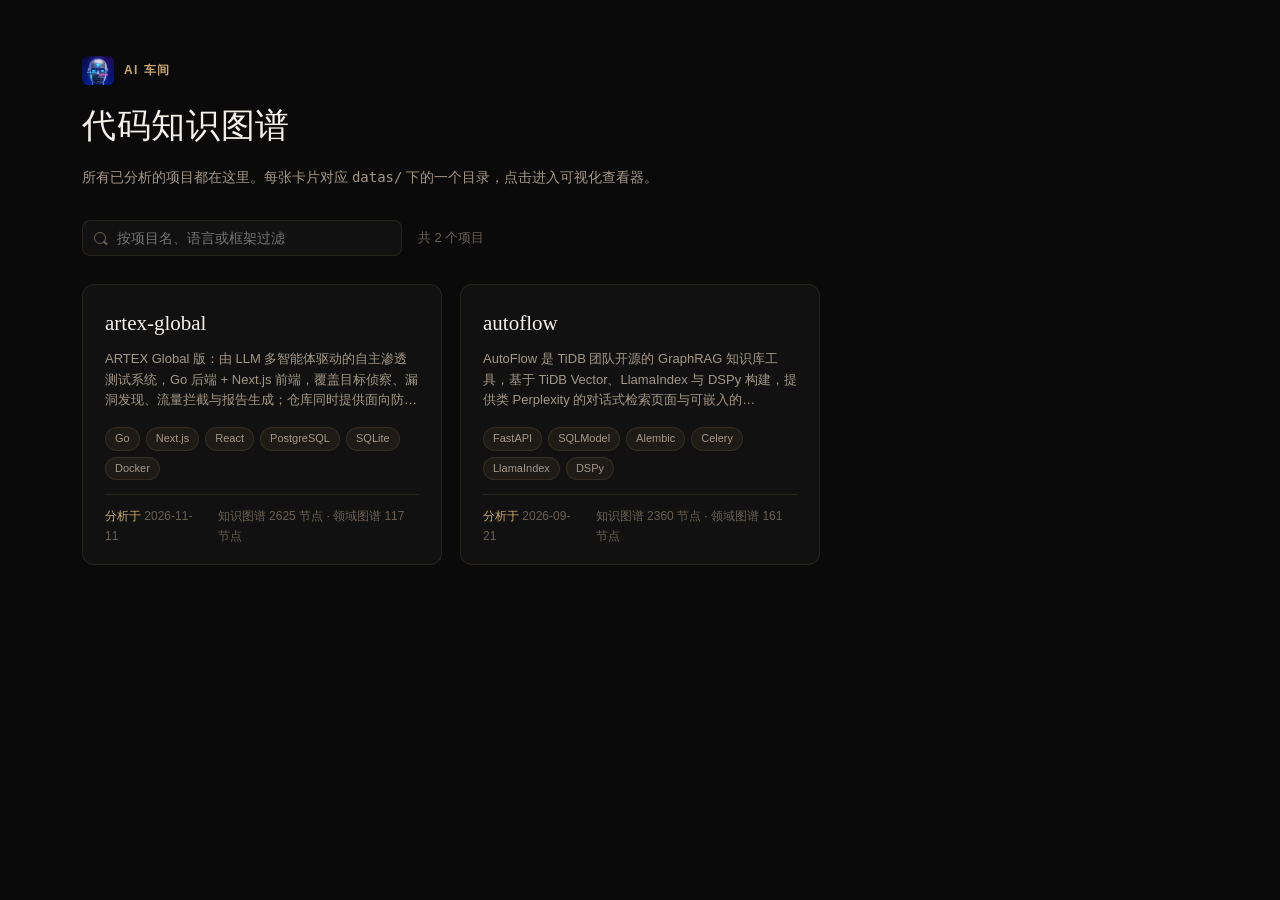
<file: index.html>
<!DOCTYPE html>
<html lang="zh-CN">
<head>
<meta charset="utf-8">
<meta name="viewport" content="width=device-width, initial-scale=1">
<title>AI 车间 · 项目索引</title>
<link rel="icon" type="image/png" href="system/logo.png">
<link rel="stylesheet" href="system/styles.css">
</head>
<body class="page-list">
  <header class="list-header">
    <div class="list-eyebrow">
      <img class="brand-logo" src="system/logo.png" alt="AI 车间">
      <span>AI 车间</span>
    </div>
    <h1>代码知识图谱</h1>
    <p>所有已分析的项目都在这里。每张卡片对应 <code>datas/</code> 下的一个目录，点击进入可视化查看器。</p>
  </header>

  <div class="list-toolbar">
    <div class="search-box">
      <input id="filter" type="search" placeholder="按项目名、语言或框架过滤" autocomplete="off">
    </div>
    <span class="list-count" id="list-count"></span>
  </div>

  <main id="project-grid" class="project-grid"></main>
  <nav id="pager" class="pager" aria-label="项目分页" hidden></nav>
  <div id="empty-state" class="empty-state" hidden>
    没有可显示的项目。运行 <code>python bliud.py datas_dir=&lt;项目目录&gt;</code> 导入项目后刷新本页。
  </div>

  <script src="system/manifest.js"></script>
  <script src="system/list.js"></script>
</body>
</html>
</file>
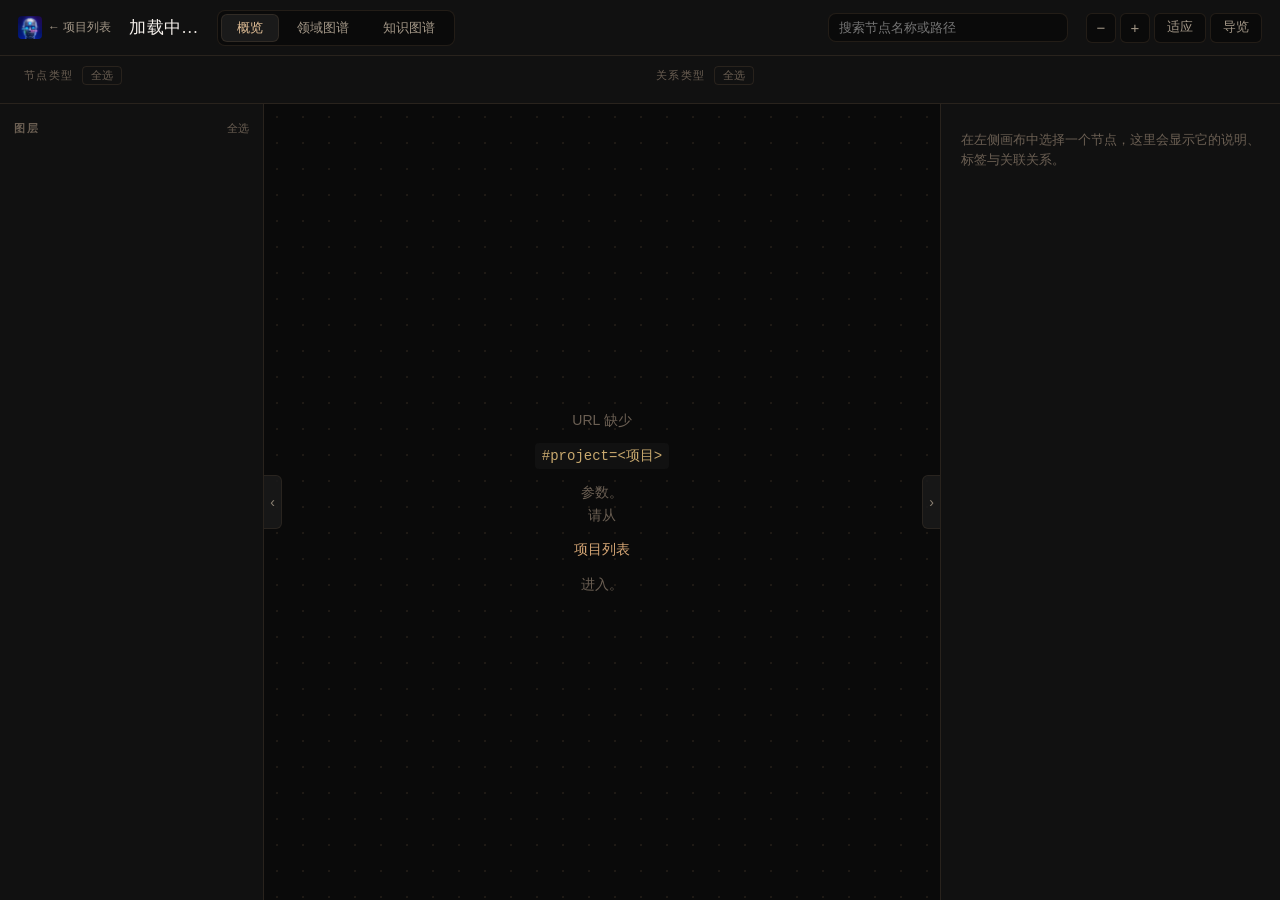
<file: viewer.html>
<!DOCTYPE html>
<html lang="zh-CN">
<head>
<meta charset="utf-8">
<meta name="viewport" content="width=device-width, initial-scale=1">
<title>AI 车间 · 查看器</title>
<link rel="icon" type="image/png" href="system/logo.png">
<link rel="stylesheet" href="system/styles.css">
</head>
<body class="page-viewer">
<div class="app">
  <header class="topbar">
    <a class="brand" href="index.html"><img class="brand-logo topbar-logo" src="system/logo.png" alt="">← 项目列表</a>
    <div class="project-title" id="project-title">加载中…</div>
    <nav class="tabs" id="tabs">
      <button class="tab active" data-tab="overview" type="button">概览</button>
      <button class="tab" data-tab="domain" type="button">领域图谱</button>
      <button class="tab" data-tab="knowledge" type="button">知识图谱</button>
    </nav>
    <span class="topbar-spacer"></span>
    <div class="top-search">
      <input id="search-input" type="search" placeholder="搜索节点名称或路径" autocomplete="off" disabled>
      <div class="search-results" id="search-results"></div>
    </div>
    <div class="zoom-controls">
      <button class="icon-btn" id="zoom-out" type="button" title="缩小">−</button>
      <button class="icon-btn" id="zoom-in" type="button" title="放大">+</button>
      <button class="icon-btn wide" id="zoom-fit" type="button" title="适应窗口">适应</button>
      <button class="icon-btn wide" id="tour-toggle" type="button" title="切换导览">导览</button>
    </div>
  </header>

  <div class="filter-bar" id="filter-bar">
    <section class="filter-group" id="filters-section">
      <div class="filter-head">
        <span class="filter-title">节点类型</span>
        <button class="filter-all" id="node-types-all" type="button" title="全选 / 全不选">全选</button>
      </div>
      <div class="filter-items" id="node-type-filters"></div>
    </section>
    <section class="filter-group" id="edge-filters-section">
      <div class="filter-head">
        <span class="filter-title">关系类型</span>
        <button class="filter-all" id="edge-types-all" type="button" title="全选 / 全不选">全选</button>
      </div>
      <div class="filter-items" id="edge-type-filters"></div>
    </section>
  </div>

  <div class="workspace">
    <aside class="sidebar left">
      <section class="panel-section" id="layers-section">
        <h3 class="panel-title">图层 <button class="filter-all" id="layers-all" type="button" title="全选 / 全不选">全选</button></h3>
        <div id="layer-filters"></div>
      </section>
    </aside>

    <div class="canvas-wrap" id="canvas-wrap">
      <div class="canvas-world" id="canvas-world">
        <svg id="edge-layer" xmlns="http://www.w3.org/2000/svg"></svg>
        <div id="node-layer"></div>
      </div>

      <div class="overview" id="overview"></div>

      <div class="tour-bar hidden" id="tour-bar"></div>
      <div class="canvas-hint" id="canvas-hint">拖拽平移 · 滚轮缩放 · 点击节点查看详情</div>

      <div class="loading" id="loading">正在加载项目数据…</div>
    </div>

    <aside class="sidebar right" id="details">
      <div class="detail-empty">在左侧画布中选择一个节点，这里会显示它的说明、标签与关联关系。</div>
    </aside>

    <button class="collapse-btn left" id="toggle-left" type="button" title="收起左侧栏">‹</button>
    <button class="collapse-btn right" id="toggle-right" type="button" title="收起右侧栏">›</button>
  </div>
</div>

<script src="system/manifest.js"></script>
<script src="system/viewer.js"></script>
</body>
</html>
</file>
<file: system/styles.css>
:root {
  --bg: #0a0a0a;
  --surface: #111111;
  --elevated: #1a1a1a;
  --hover: #222222;
  --accent: #d4a574;
  --accent-dim: #c9a96e;
  --accent-bright: #e8c49a;
  --text: #f5f0eb;
  --text-2: #a39787;
  --text-3: #6b5f53;
  --border: rgba(212, 165, 116, 0.12);
  --border-strong: rgba(212, 165, 116, 0.28);
  --danger: #e0715f;
  --font-sans: -apple-system, "Segoe UI", "PingFang SC", "Microsoft YaHei", "Hiragino Sans GB", sans-serif;
  --font-serif: Georgia, "Times New Roman", "Songti SC", "SimSun", serif;
  --font-mono: Consolas, "SFMono-Regular", "Courier New", monospace;
  --n-file: #4a7c9b;
  --n-function: #5a9e6f;
  --n-class: #8b6fb0;
  --n-config: #5eead4;
  --n-document: #7dd3fc;
  --n-service: #a78bfa;
  --n-domain: #d4a574;
  --n-flow: #5a9e6f;
  --n-step: #4a7c9b;
  --radius: 8px;
}

* { box-sizing: border-box; }

html, body {
  margin: 0;
  padding: 0;
  height: 100%;
  background: var(--bg);
  color: var(--text);
  font-family: var(--font-sans);
  font-size: 14px;
  line-height: 1.6;
  -webkit-font-smoothing: antialiased;
}

a { color: var(--accent); text-decoration: none; }
a:hover { color: var(--accent-bright); }

button, input { font-family: inherit; font-size: inherit; color: inherit; }

::-webkit-scrollbar { width: 10px; height: 10px; }
::-webkit-scrollbar-track { background: transparent; }
::-webkit-scrollbar-thumb { background: #2a2622; border-radius: 5px; border: 2px solid var(--bg); }
::-webkit-scrollbar-thumb:hover { background: #3a342d; }

/* ============ 项目列表页 ============ */
.page-list { overflow-y: auto; }

.list-header {
  max-width: 1180px;
  margin: 0 auto;
  padding: 56px 32px 24px;
}

.list-eyebrow {
  display: flex;
  align-items: center;
  gap: 10px;
  font-size: 12px;
  font-weight: 600;
  letter-spacing: 0.12em;
  color: var(--accent-dim);
  margin-bottom: 14px;
}

.brand-logo {
  display: block;
  width: 32px;
  height: auto;
  border-radius: 6px;
}

.topbar-logo {
  width: 24px;
  height: auto;
  border-radius: 4px;
}

.list-header h1 {
  font-family: var(--font-serif);
  font-size: 34px;
  font-weight: 500;
  margin: 0 0 12px;
  letter-spacing: 0.02em;
}

.list-header p {
  margin: 0;
  color: var(--text-2);
  max-width: 680px;
}

.list-toolbar {
  max-width: 1180px;
  margin: 0 auto;
  padding: 8px 32px 28px;
  display: flex;
  align-items: center;
  gap: 16px;
  flex-wrap: wrap;
}

.search-box {
  position: relative;
  flex: 0 0 320px;
}

.search-box input {
  width: 100%;
  background: var(--surface);
  border: 1px solid var(--border);
  border-radius: var(--radius);
  padding: 9px 12px 9px 34px;
  outline: none;
  transition: border-color 0.15s ease;
}

.search-box input:focus { border-color: var(--border-strong); }
.search-box::before {
  content: "";
  position: absolute;
  left: 12px;
  top: 50%;
  width: 10px;
  height: 10px;
  margin-top: -6px;
  border: 1.5px solid var(--text-3);
  border-radius: 50%;
}
.search-box::after {
  content: "";
  position: absolute;
  left: 21px;
  top: 50%;
  width: 5px;
  height: 1.5px;
  margin-top: 4px;
  background: var(--text-3);
  transform: rotate(45deg);
}

.list-count { color: var(--text-3); font-size: 13px; }

.project-grid {
  max-width: 1180px;
  margin: 0 auto;
  padding: 0 32px 24px;
  display: grid;
  grid-template-columns: repeat(auto-fill, minmax(320px, 1fr));
  gap: 18px;
}

.project-card {
  display: flex;
  flex-direction: column;
  background: var(--surface);
  border: 1px solid var(--border);
  border-radius: 12px;
  padding: 22px 22px 18px;
  color: var(--text);
  transition: border-color 0.18s ease, transform 0.18s ease, background 0.18s ease;
  min-height: 180px;
}

.project-card:hover {
  border-color: var(--border-strong);
  background: #141412;
  transform: translateY(-2px);
  color: var(--text);
}

.project-card h2 {
  font-family: var(--font-serif);
  font-size: 21px;
  font-weight: 500;
  margin: 0 0 8px;
}

.project-card .desc {
  color: var(--text-2);
  font-size: 13px;
  flex: 1;
  display: -webkit-box;
  -webkit-line-clamp: 3;
  -webkit-box-orient: vertical;
  overflow: hidden;
  margin-bottom: 16px;
}

.tag-row { display: flex; flex-wrap: wrap; gap: 6px; margin-bottom: 14px; }

.tag {
  font-size: 11px;
  color: var(--text-2);
  background: rgba(212, 165, 116, 0.07);
  border: 1px solid var(--border);
  border-radius: 999px;
  padding: 2px 9px;
}

.project-meta {
  border-top: 1px solid var(--border);
  padding-top: 12px;
  display: flex;
  gap: 18px;
  font-size: 12px;
  color: var(--text-3);
}

.project-meta b { color: var(--accent-dim); font-weight: 500; }

.pager {
  max-width: 1180px;
  margin: 0 auto 64px;
  padding: 0 32px;
  display: flex;
  align-items: center;
  justify-content: center;
  flex-wrap: wrap;
  gap: 6px;
}
.pager[hidden] { display: none; }

.pager button {
  min-width: 32px;
  height: 32px;
  padding: 0 10px;
  background: var(--surface);
  border: 1px solid var(--border);
  border-radius: 6px;
  color: var(--text-2);
  font-size: 12.5px;
  cursor: pointer;
  transition: border-color 0.15s ease, color 0.15s ease, background 0.15s ease;
}
.pager button:hover:not(:disabled) {
  border-color: var(--border-strong);
  color: var(--accent);
  background: var(--elevated);
}
.pager button.active {
  color: var(--accent-bright);
  border-color: var(--border-strong);
  background: var(--elevated);
}
.pager button:disabled { opacity: 0.35; cursor: not-allowed; }
.pager .page-ellipsis { color: var(--text-3); padding: 0 4px; font-size: 12px; }

.empty-state {
  max-width: 1180px;
  margin: 0 auto;
  padding: 60px 32px;
  color: var(--text-3);
  text-align: center;
}

.empty-state code {
  font-family: var(--font-mono);
  color: var(--accent-dim);
  background: var(--surface);
  border: 1px solid var(--border);
  padding: 1px 6px;
  border-radius: 4px;
}

/* ============ 查看器布局 ============ */
.page-viewer { overflow: hidden; }

.app { display: flex; flex-direction: column; height: 100vh; }

.topbar {
  height: 56px;
  flex: 0 0 56px;
  display: flex;
  align-items: center;
  gap: 18px;
  padding: 0 18px;
  background: var(--surface);
  border-bottom: 1px solid var(--border);
  z-index: 20;
}

.brand {
  font-size: 12px;
  color: var(--text-2);
  white-space: nowrap;
  display: inline-flex;
  align-items: center;
  gap: 6px;
}
.brand:hover { color: var(--accent); }

.project-title {
  font-family: var(--font-serif);
  font-size: 17px;
  letter-spacing: 0.02em;
  white-space: nowrap;
  overflow: hidden;
  text-overflow: ellipsis;
  max-width: 260px;
}

.tabs { display: flex; gap: 2px; background: var(--bg); border: 1px solid var(--border); border-radius: var(--radius); padding: 3px; }

.tab {
  border: none;
  background: transparent;
  color: var(--text-2);
  padding: 5px 16px;
  border-radius: 6px;
  cursor: pointer;
  font-size: 13px;
  transition: background 0.15s ease, color 0.15s ease;
}
.tab:hover { color: var(--text); }
.tab.active { background: var(--elevated); color: var(--accent-bright); box-shadow: inset 0 0 0 1px var(--border); }
.tab:disabled { opacity: 0.35; cursor: not-allowed; }

.topbar-spacer { flex: 1; }

.top-search { position: relative; width: 240px; }
.top-search input {
  width: 100%;
  background: var(--bg);
  border: 1px solid var(--border);
  border-radius: var(--radius);
  padding: 6px 10px;
  outline: none;
  font-size: 13px;
}
.top-search input:focus { border-color: var(--border-strong); }

.search-results {
  position: absolute;
  top: calc(100% + 6px);
  left: 0;
  right: 0;
  background: var(--elevated);
  border: 1px solid var(--border-strong);
  border-radius: var(--radius);
  max-height: 320px;
  overflow-y: auto;
  box-shadow: 0 12px 32px rgba(0, 0, 0, 0.55);
  padding: 4px;
  z-index: 60;
}
.search-results:empty { display: none; }
.search-result {
  padding: 6px 9px;
  border-radius: 5px;
  cursor: pointer;
  font-size: 12.5px;
  display: flex;
  align-items: center;
  gap: 8px;
  white-space: nowrap;
  overflow: hidden;
}
.search-result:hover { background: var(--hover); }
.search-result .sr-name { overflow: hidden; text-overflow: ellipsis; }
.search-result .sr-path { color: var(--text-3); font-size: 11px; overflow: hidden; text-overflow: ellipsis; margin-left: auto; max-width: 45%; }
.search-more { color: var(--text-3); font-size: 11.5px; padding: 5px 9px; }

.zoom-controls { display: flex; gap: 4px; }

.icon-btn {
  width: 30px;
  height: 30px;
  display: inline-flex;
  align-items: center;
  justify-content: center;
  background: var(--bg);
  border: 1px solid var(--border);
  border-radius: 6px;
  color: var(--text-2);
  cursor: pointer;
  font-size: 15px;
  line-height: 1;
  padding: 0;
  transition: border-color 0.15s ease, color 0.15s ease, background 0.15s ease;
}
.icon-btn:hover { border-color: var(--border-strong); color: var(--accent); background: var(--elevated); }
.icon-btn.wide { width: auto; padding: 0 12px; font-size: 12.5px; }
.icon-btn.active { color: var(--accent-bright); border-color: var(--border-strong); background: var(--elevated); }

.workspace { flex: 1; display: flex; min-height: 0; position: relative; }

/* 顶部过滤条 */
.filter-bar {
  display: flex;
  flex-wrap: wrap;
  gap: 8px 32px;
  padding: 10px 24px 12px;
  background: var(--surface);
  border-bottom: 1px solid var(--border);
}
.filter-bar[hidden] { display: none; }
.filter-group {
  flex: 1 1 480px;
  min-width: 0;
  display: flex;
  flex-direction: column;
  gap: 6px;
}
.filter-head {
  display: flex;
  align-items: center;
  gap: 8px;
}
.filter-title {
  font-size: 10.5px;
  letter-spacing: 0.14em;
  color: var(--text-3);
}
.filter-items {
  display: flex;
  flex-wrap: wrap;
  gap: 2px 6px;
}
.filter-items .filter-row { padding: 4px 8px; }
.filter-all {
  background: none;
  border: 1px solid var(--border);
  border-radius: 4px;
  color: var(--text-3);
  font-size: 10.5px;
  line-height: 1;
  padding: 3px 8px;
  cursor: pointer;
}
.filter-all:hover { color: var(--accent); border-color: var(--border-strong); }
.filter-all:disabled { opacity: 0.4; cursor: not-allowed; }
.panel-title .filter-all { font-size: 10.5px; }

/* 左右侧栏折叠 */
body.left-collapsed .sidebar.left,
body.right-collapsed .sidebar.right { display: none; }

/* 非知识图谱标签没有图层过滤，隐藏空侧栏 */
body.hide-left .sidebar.left,
body.hide-left .collapse-btn.left { display: none; }

.collapse-btn {
  position: absolute;
  top: 50%;
  transform: translateY(-50%);
  width: 18px;
  height: 54px;
  padding: 0;
  z-index: 18;
  display: flex;
  align-items: center;
  justify-content: center;
  background: var(--elevated);
  border: 1px solid var(--border);
  color: var(--text-2);
  font-size: 14px;
  line-height: 1;
  cursor: pointer;
  opacity: 0.85;
  transition: color 0.15s ease, border-color 0.15s ease, opacity 0.15s ease;
}
.collapse-btn:hover { color: var(--accent); border-color: var(--border-strong); opacity: 1; }
.collapse-btn.left { left: 264px; border-left: none; border-radius: 0 6px 6px 0; }
body.left-collapsed .collapse-btn.left { left: 0; border-left: 1px solid var(--border); }
.collapse-btn.right { right: 340px; border-right: none; border-radius: 6px 0 0 6px; }
body.right-collapsed .collapse-btn.right { right: 0; border-right: 1px solid var(--border); }

.sidebar {
  width: 264px;
  flex: 0 0 264px;
  background: var(--surface);
  overflow-y: auto;
  padding: 16px 14px 40px;
}
.sidebar.left { border-right: 1px solid var(--border); }
.sidebar.right { border-left: 1px solid var(--border); width: 340px; flex-basis: 340px; padding: 18px 18px 40px; }

.panel-section { margin-bottom: 24px; }

.panel-title {
  font-size: 10.5px;
  letter-spacing: 0.18em;
  text-transform: uppercase;
  color: var(--text-3);
  margin: 0 0 10px;
  display: flex;
  align-items: center;
  justify-content: space-between;
}

.panel-title button {
  background: none;
  border: none;
  color: var(--text-3);
  cursor: pointer;
  font-size: 11px;
  letter-spacing: 0;
  padding: 0;
}
.panel-title button:hover { color: var(--accent); }

.filter-row {
  display: flex;
  align-items: center;
  gap: 8px;
  padding: 4px 6px;
  border-radius: 5px;
  cursor: pointer;
  font-size: 12.5px;
  color: var(--text-2);
  user-select: none;
}
.filter-row:hover { background: var(--hover); color: var(--text); }

.filter-row input { accent-color: var(--accent); margin: 0; cursor: pointer; }

.dot {
  width: 8px;
  height: 8px;
  border-radius: 2px;
  background: var(--c, var(--accent));
  flex: 0 0 8px;
}

.filter-row .count { margin-left: auto; color: var(--text-3); font-size: 11px; }

.layer-item {
  display: flex;
  align-items: flex-start;
  gap: 8px;
  padding: 7px 7px;
  border-radius: 6px;
  cursor: pointer;
  border: 1px solid transparent;
}
.layer-item:hover { background: var(--hover); }
.layer-item.active { border-color: var(--border-strong); background: var(--elevated); }
.layer-item input { margin-top: 3px; accent-color: var(--accent); cursor: pointer; }
.layer-item .li-name { font-size: 12.5px; color: var(--text); line-height: 1.4; }
.layer-item .li-desc { font-size: 11px; color: var(--text-3); line-height: 1.45; margin-top: 2px; display: -webkit-box; -webkit-line-clamp: 2; -webkit-box-orient: vertical; overflow: hidden; }
.layer-item .li-count { font-size: 10.5px; color: var(--text-3); }

/* ============ 画布 ============ */
.canvas-wrap {
  position: relative;
  flex: 1;
  min-width: 0;
  overflow: hidden;
  background-color: var(--bg);
  background-image: radial-gradient(rgba(212, 165, 116, 0.10) 1px, transparent 1px);
  background-size: 26px 26px;
  cursor: grab;
}
.canvas-wrap.dragging { cursor: grabbing; }

.canvas-world {
  position: absolute;
  top: 0;
  left: 0;
  transform-origin: 0 0;
  will-change: transform;
  user-select: none;
  -webkit-user-select: none;
}

#edge-layer {
  position: absolute;
  top: 0;
  left: 0;
  overflow: visible;
  pointer-events: none;
}

#node-layer { position: relative; }

.node-card {
  position: absolute;
  width: 236px;
  height: 52px;
  overflow: hidden;
  padding: 8px 11px 9px;
  background: var(--elevated);
  border: 1px solid var(--border);
  border-left: 3px solid var(--c, var(--accent));
  border-radius: 7px;
  cursor: pointer;
  transition: box-shadow 0.15s ease, border-color 0.15s ease, opacity 0.15s ease;
  will-change: transform;
}
.node-card:hover { border-color: var(--border-strong); box-shadow: 0 4px 18px rgba(0, 0, 0, 0.45); }

.node-card .nc-top { display: flex; align-items: center; gap: 6px; }
.node-card .nc-name {
  font-size: 12.5px;
  font-weight: 500;
  color: var(--text);
  white-space: nowrap;
  overflow: hidden;
  text-overflow: ellipsis;
  flex: 1;
}
.node-card .nc-type {
  font-size: 9.5px;
  letter-spacing: 0.04em;
  color: var(--c, var(--accent));
  border: 1px solid color-mix(in srgb, var(--c, #d4a574) 40%, transparent);
  border-radius: 3px;
  padding: 0 4px;
  flex: 0 0 auto;
}
.node-card .nc-sub {
  font-size: 10.5px;
  color: var(--text-3);
  white-space: nowrap;
  overflow: hidden;
  text-overflow: ellipsis;
  margin-top: 3px;
}
.node-card .nc-cx { position: absolute; top: 8px; right: 9px; width: 5px; height: 5px; border-radius: 50%; opacity: 0.9; }

.node-card.selected {
  border-color: var(--accent);
  box-shadow: 0 0 0 1px var(--accent), 0 6px 26px rgba(212, 165, 116, 0.18);
}
.node-card.tour-hit { box-shadow: 0 0 0 1px var(--accent-bright), 0 0 22px rgba(232, 196, 154, 0.25); }
.node-card.dimmed { opacity: 0.28; }

.column-head { color: var(--text-2); }
.column-head .ch-name {
  font-family: var(--font-serif);
  font-size: 14px;
  color: var(--text);
  white-space: nowrap;
  overflow: hidden;
  text-overflow: ellipsis;
}
.column-head .ch-count { font-size: 10.5px; color: var(--text-3); margin-top: 2px; }

.ds-title.selected { color: var(--accent-bright); }
.flow-head.selected .fh-name { color: var(--accent-bright); }
.step-item.selected { background: rgba(212, 165, 116, 0.12); color: var(--text); }
.ds-title.dimmed, .flow-head.dimmed, .step-item.dimmed { opacity: 0.3; }

.complexity-dot { width: 5px; height: 5px; border-radius: 50%; }
.cx-simple { background: #5a9e6f; }
.cx-moderate { background: #d4a574; }
.cx-complex { background: #e0715f; }

.edge {
  fill: none;
  stroke: rgba(163, 151, 135, 0.28);
  stroke-width: 1.2;
  transition: opacity 0.15s ease;
}
.edge.hl { stroke: var(--accent); stroke-width: 1.9; opacity: 1 !important; }
.edge.dimmed { opacity: 0.08; }

.canvas-hint {
  position: absolute;
  left: 16px;
  bottom: 14px;
  font-size: 11px;
  color: var(--text-3);
  background: rgba(10, 10, 10, 0.7);
  border: 1px solid var(--border);
  border-radius: 6px;
  padding: 4px 9px;
  pointer-events: none;
}

/* 导览条 */
.tour-bar {
  position: absolute;
  left: 50%;
  bottom: 18px;
  transform: translateX(-50%);
  width: min(760px, calc(100% - 48px));
  background: rgba(17, 17, 17, 0.94);
  border: 1px solid var(--border-strong);
  border-radius: 12px;
  padding: 14px 16px 12px;
  box-shadow: 0 16px 48px rgba(0, 0, 0, 0.6);
  backdrop-filter: blur(8px);
  z-index: 30;
}
.tour-bar.hidden { display: none; }

.tour-head { display: flex; align-items: center; gap: 10px; margin-bottom: 6px; }
.tour-step { font-size: 10.5px; letter-spacing: 0.16em; color: var(--accent-dim); text-transform: uppercase; }
.tour-title { font-family: var(--font-serif); font-size: 15.5px; color: var(--text); flex: 1; }
.tour-close { background: none; border: none; color: var(--text-3); cursor: pointer; font-size: 16px; padding: 0 2px; }
.tour-close:hover { color: var(--accent); }

.tour-desc { font-size: 12.5px; color: var(--text-2); margin: 0 0 8px; max-height: 96px; overflow-y: auto; }

.tour-lesson {
  font-size: 12px;
  color: var(--text-2);
  background: rgba(212, 165, 116, 0.06);
  border-left: 2px solid var(--accent-dim);
  border-radius: 0 6px 6px 0;
  padding: 6px 10px;
  margin-bottom: 10px;
}
.tour-lesson b { color: var(--accent-dim); font-weight: 500; }

.tour-foot { display: flex; align-items: center; gap: 8px; flex-wrap: wrap; }
.tour-foot .spacer { flex: 1; }

.tour-chip {
  font-size: 11.5px;
  color: var(--accent-dim);
  background: rgba(212, 165, 116, 0.08);
  border: 1px solid var(--border);
  border-radius: 999px;
  padding: 1px 9px;
  cursor: pointer;
}
.tour-chip:hover { border-color: var(--border-strong); color: var(--accent-bright); }

.btn {
  background: var(--elevated);
  border: 1px solid var(--border);
  color: var(--text-2);
  border-radius: 6px;
  padding: 4px 12px;
  font-size: 12px;
  cursor: pointer;
}
.btn:hover { border-color: var(--border-strong); color: var(--accent); }
.btn:disabled { opacity: 0.4; cursor: not-allowed; }
.btn.primary { border-color: var(--border-strong); color: var(--accent-bright); }
.btn.primary:hover { background: #26221c; }

/* ============ 右侧详情 ============ */
.detail-empty { color: var(--text-3); font-size: 12.5px; padding: 8px 2px; }

.detail-head { margin-bottom: 14px; }
.detail-name { font-family: var(--font-serif); font-size: 20px; line-height: 1.35; margin: 0 0 6px; word-break: break-word; }
.detail-badges { display: flex; flex-wrap: wrap; gap: 6px; margin-bottom: 10px; }

.badge {
  font-size: 10.5px;
  border: 1px solid var(--border);
  border-radius: 4px;
  padding: 1px 7px;
  color: var(--text-2);
}
.badge[data-cx="simple"] { color: #8bc9a1; border-color: rgba(90, 158, 111, 0.4); }
.badge[data-cx="moderate"] { color: var(--accent); border-color: var(--border-strong); }
.badge[data-cx="complex"] { color: #f09a8c; border-color: rgba(224, 113, 95, 0.4); }

.detail-block { margin-bottom: 18px; }
.detail-block h4 {
  font-size: 10.5px;
  letter-spacing: 0.16em;
  text-transform: uppercase;
  color: var(--text-3);
  margin: 0 0 8px;
  font-weight: 500;
}
.detail-block p { margin: 0 0 8px; color: var(--text-2); font-size: 12.5px; }
.detail-block ul { margin: 0; padding-left: 16px; color: var(--text-2); font-size: 12.5px; }
.detail-block li { margin-bottom: 5px; }

.path-line {
  font-family: var(--font-mono);
  font-size: 11.5px;
  color: var(--text-2);
  background: var(--bg);
  border: 1px solid var(--border);
  border-radius: 6px;
  padding: 7px 9px;
  word-break: break-all;
}

.rel-group { margin-bottom: 10px; }
.rel-group .rg-title { font-size: 11px; color: var(--text-3); margin-bottom: 4px; }
.rel {
  display: flex;
  align-items: center;
  gap: 7px;
  font-size: 12px;
  padding: 4px 6px;
  border-radius: 4px;
  cursor: pointer;
  color: var(--text-2);
}
.rel:hover { background: var(--hover); color: var(--text); }
.rel .rel-type { font-size: 10.5px; color: var(--accent-dim); flex: 0 0 auto; }
.rel .rel-name { white-space: nowrap; overflow: hidden; text-overflow: ellipsis; }

/* ============ 概览 ============ */
.overview {
  position: absolute;
  inset: 0;
  overflow-y: auto;
  padding: 32px 40px 60px;
  background: var(--bg);
  display: none;
}
.overview.active { display: block; }

.ov-inner { max-width: 880px; margin: 0 auto; }
.ov-inner h2 { font-family: var(--font-serif); font-size: 26px; font-weight: 500; margin: 0 0 6px; }
.ov-sub { color: var(--text-3); font-size: 12.5px; margin-bottom: 26px; }
.ov-desc { color: var(--text-2); font-size: 14px; margin-bottom: 26px; }

.stat-grid { display: grid; grid-template-columns: repeat(auto-fill, minmax(150px, 1fr)); gap: 12px; margin-bottom: 28px; }
.stat-card { background: var(--surface); border: 1px solid var(--border); border-radius: 9px; padding: 14px 16px; }
.stat-card .sv { font-family: var(--font-serif); font-size: 24px; color: var(--accent-bright); }
.stat-card .sl { font-size: 11.5px; color: var(--text-3); }

.ov-section { margin-bottom: 28px; }
.ov-section h3 { font-size: 12px; letter-spacing: 0.16em; text-transform: uppercase; color: var(--text-3); font-weight: 500; margin: 0 0 10px; }

.kv { display: grid; grid-template-columns: 130px 1fr; gap: 8px 16px; font-size: 12.5px; }
.kv dt { color: var(--text-3); }
.kv dd { margin: 0; color: var(--text-2); font-family: var(--font-mono); font-size: 12px; word-break: break-all; }

.layer-desc-list { display: flex; flex-direction: column; gap: 10px; }
.layer-desc { background: var(--surface); border: 1px solid var(--border); border-radius: 9px; padding: 12px 14px; }
.layer-desc .ld-head { display: flex; align-items: baseline; gap: 10px; margin-bottom: 4px; }
.layer-desc .ld-name { font-size: 13.5px; color: var(--text); }
.layer-desc .ld-count { font-size: 11px; color: var(--text-3); }
.layer-desc p { margin: 0; font-size: 12px; color: var(--text-2); }

.tour-list { display: flex; flex-direction: column; gap: 6px; }
.tour-entry {
  display: flex;
  gap: 10px;
  padding: 9px 12px;
  background: var(--surface);
  border: 1px solid var(--border);
  border-radius: 8px;
  cursor: pointer;
  font-size: 12.5px;
  color: var(--text-2);
}
.tour-entry:hover { border-color: var(--border-strong); color: var(--text); }
.tour-entry .te-idx { font-family: var(--font-serif); color: var(--accent-dim); flex: 0 0 20px; }

/* 领域视图 */
.domain-section {
  padding: 20px 24px 26px;
  border: 1px solid var(--border);
  border-radius: 14px;
  margin-bottom: 22px;
  background: rgba(17, 17, 17, 0.65);
}
.domain-section .ds-head { display: flex; align-items: flex-start; gap: 12px; margin-bottom: 16px; }
.domain-section .ds-title { font-family: var(--font-serif); font-size: 19px; color: var(--text); cursor: pointer; }
.domain-section .ds-title:hover { color: var(--accent-bright); }
.domain-section .ds-sum { font-size: 12px; color: var(--text-3); margin-top: 4px; max-width: 760px; display: -webkit-box; -webkit-line-clamp: 2; -webkit-box-orient: vertical; overflow: hidden; }
.domain-section .ds-badge { font-size: 10.5px; color: var(--accent-dim); border: 1px solid var(--border); border-radius: 4px; padding: 1px 7px; margin-top: 3px; }

.flow-grid { display: grid; grid-template-columns: repeat(3, minmax(0, 1fr)); gap: 14px; }

.flow-card {
  background: var(--elevated);
  border: 1px solid var(--border);
  border-radius: 10px;
  padding: 12px;
}
.flow-card.unassigned { grid-column: span 3; }
.flow-head { display: flex; align-items: center; gap: 7px; cursor: pointer; margin-bottom: 9px; }
.flow-head .fh-name { font-size: 13px; color: var(--text); font-weight: 500; }
.flow-head .fh-entry { font-size: 10.5px; color: var(--text-3); font-family: var(--font-mono); margin-top: 2px; }
.flow-head:hover .fh-name { color: var(--accent-bright); }

.step-list { display: flex; flex-direction: column; position: relative; }
.step-item {
  display: flex;
  align-items: flex-start;
  gap: 8px;
  padding: 5px 6px;
  border-radius: 5px;
  cursor: pointer;
  font-size: 12px;
  color: var(--text-2);
  position: relative;
}
.step-item:hover { background: var(--hover); color: var(--text); }
.step-item .si-idx {
  flex: 0 0 18px;
  height: 18px;
  border-radius: 4px;
  background: rgba(74, 124, 155, 0.18);
  border: 1px solid rgba(74, 124, 155, 0.4);
  color: #8fb8d1;
  font-size: 10px;
  display: inline-flex;
  align-items: center;
  justify-content: center;
  margin-top: 1px;
}
.step-item .si-name { flex: 1; min-width: 0; }
.step-item.selected, .flow-card.selected { border-color: var(--accent); }
.flow-card.selected { box-shadow: 0 0 0 1px var(--accent); }

.no-flow { color: var(--text-3); font-size: 12px; }

/* ============ 源码查看弹层 ============ */
.source-btn { margin-top: 10px; }

.modal-mask {
  position: fixed;
  inset: 0;
  background: rgba(0, 0, 0, 0.72);
  display: flex;
  align-items: center;
  justify-content: center;
  z-index: 100;
  padding: 40px 32px;
}

.modal {
  background: var(--surface);
  border: 1px solid var(--border-strong);
  border-radius: 12px;
  width: min(1100px, 100%);
  max-height: 86vh;
  display: flex;
  flex-direction: column;
  box-shadow: 0 24px 80px rgba(0, 0, 0, 0.7);
}

.modal-head {
  display: flex;
  align-items: center;
  gap: 12px;
  padding: 12px 18px;
  border-bottom: 1px solid var(--border);
}

.modal-title {
  flex: 1;
  font-family: var(--font-mono);
  font-size: 12.5px;
  color: var(--text-2);
  word-break: break-all;
}

.modal-body { padding: 18px; overflow: auto; color: var(--text-2); font-size: 13px; }
.modal-body p { margin: 0 0 10px; }
.modal-body code {
  font-family: var(--font-mono);
  font-size: 12px;
  color: var(--accent-dim);
  background: var(--bg);
  border: 1px solid var(--border);
  border-radius: 4px;
  padding: 1px 6px;
}
.modal-tip .path-line { margin: 8px 0; }
.modal-note { color: var(--text-3); font-size: 12px; margin-top: 12px !important; word-break: break-all; }

.code-view {
  margin: -6px -4px;
  font-family: var(--font-mono);
  font-size: 12.5px;
  line-height: 1.6;
  background: #080807;
  border: 1px solid var(--border);
  border-radius: 8px;
  padding: 10px 0;
}
.code-row { display: flex; }
.code-row:hover { background: rgba(212, 165, 116, 0.05); }
.code-ln {
  flex: 0 0 56px;
  padding-right: 16px;
  text-align: right;
  color: #4b4239;
  user-select: none;
}
.code-text { white-space: pre; padding-right: 22px; color: #d9d3ca; }

.loading, .fatal {
  position: absolute;
  inset: 0;
  display: flex;
  align-items: center;
  justify-content: center;
  flex-direction: column;
  gap: 12px;
  color: var(--text-3);
  padding: 24px;
  text-align: center;
}
.fatal code { font-family: var(--font-mono); color: var(--accent-dim); background: var(--surface); padding: 2px 7px; border-radius: 4px; }
</file>
